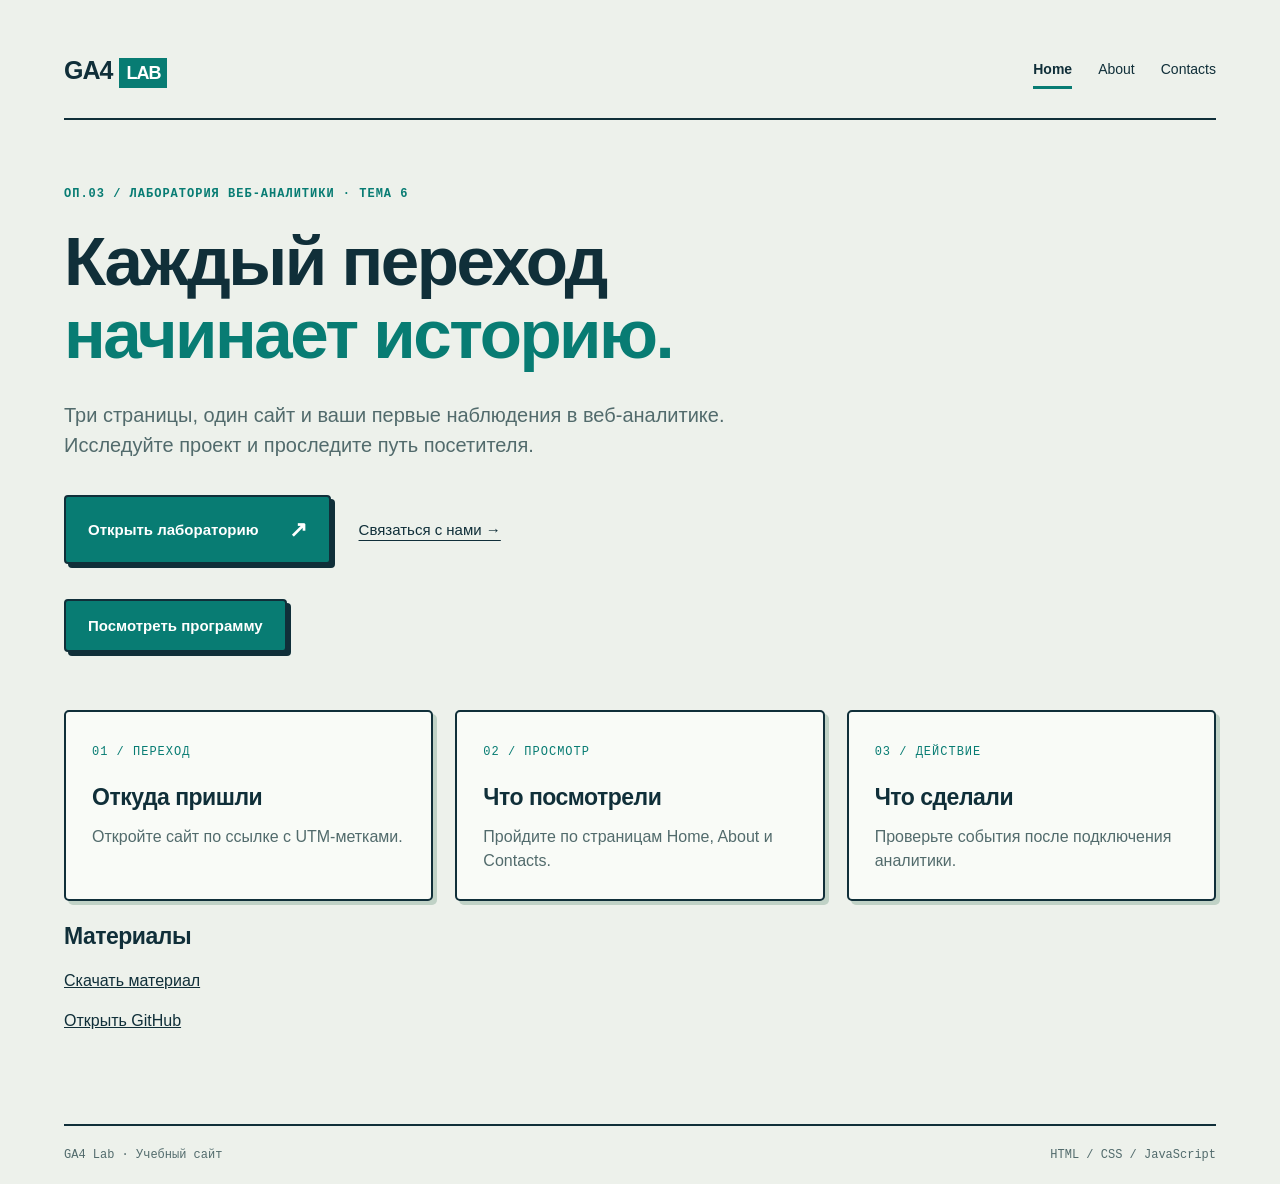
<file: index.html>
<!doctype html>
<html lang="ru">
<head>
<!-- Google tag (gtag.js) -->
  <script async src="https://www.googletagmanager.com/gtag/js?id=G-V7MQPCQHMP"></script>
  <script>
    window.dataLayer = window.dataLayer || [];
    function gtag(){dataLayer.push(arguments);}
    gtag('js', new Date());

    gtag('config', 'G-V7MQPCQHMP');
  </script>

  <!-- На занятии вставьте Google Tag сразу после открывающего head. -->
  <meta charset="utf-8">
  <meta name="viewport" content="width=device-width, initial-scale=1">
  <meta name="description" content="Учебная лаборатория веб-аналитики: страницы, переходы и события.">
  <title>Home — GA4 Lab</title>
  <link rel="stylesheet" href="css/style.css">
  <script src="js/script.js" defer></script>
</head>
<body>
  <header><a class="brand" href="index.html">GA4<span>LAB</span></a><nav aria-label="Основная навигация"><a href="index.html" aria-current="page">Home</a><a href="about.html">About</a><a href="contacts.html">Contacts</a></nav></header>
  <main><p class="eyebrow">ОП.03 / ЛАБОРАТОРИЯ ВЕБ-АНАЛИТИКИ · ТЕМА 6</p><h1>Каждый переход<br><em>начинает историю.</em></h1><p class="lead">Три страницы, один сайт и ваши первые наблюдения в веб-аналитике. Исследуйте проект и проследите путь посетителя.</p>
<div class="actions"><a class="button" href="about.html">Открыть лабораторию <span>↗</span></a><a class="secondary" href="contacts.html">Связаться с нами →</a></div>
<div class="program">
  <button id="program-cta" class="button" type="button">
    Посмотреть программу
  </button>
  <div id="program-preview" hidden>
    <h2>Программа открыта</h2>
    <p>События, параметры, DebugView и ключевые действия.</p>
  </div>
</div>
<section class="cards" aria-label="Что можно изучить"><article><small>01 / ПЕРЕХОД</small><h2>Откуда пришли</h2><p>Откройте сайт по ссылке с UTM-метками.</p></article><article><small>02 / ПРОСМОТР</small><h2>Что посмотрели</h2><p>Пройдите по страницам Home, About и Contacts.</p></article><article><small>03 / ДЕЙСТВИЕ</small><h2>Что сделали</h2><p>Проверьте события после подключения аналитики.</p></article></section>
<section class="materials" aria-label="Материалы">
  <h2>Материалы</h2>
  <p>
    <a href="assets/analytics-guide.pdf" download>
      Скачать материал
    </a>
  </p>
  <p>
    <a href="https://github.com/" target="_blank" rel="noopener noreferrer">
      Открыть GitHub
    </a>
  </p>
</section>
</main>
  <footer><span>GA4 Lab · Учебный сайт</span><span>HTML / CSS / JavaScript</span></footer>
</body>
</html>
</file>
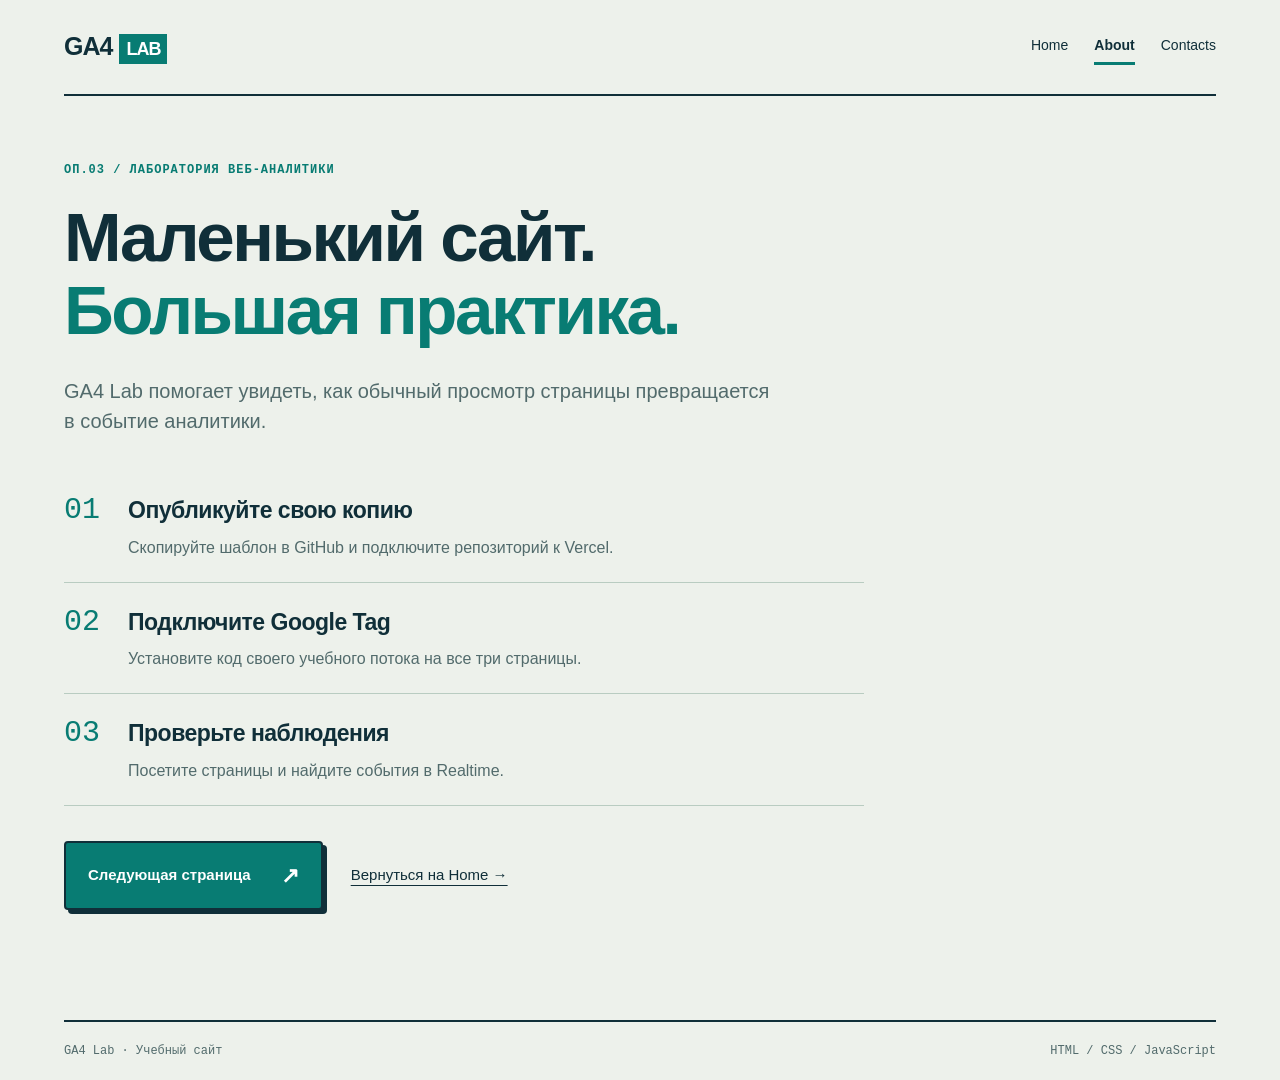
<file: about.html>
<!doctype html>
<html lang="ru">
<head>
<!-- Google tag (gtag.js) -->
  <script async src="https://www.googletagmanager.com/gtag/js?id=G-V7MQPCQHMP"></script>
  <script>
    window.dataLayer = window.dataLayer || [];
    function gtag(){dataLayer.push(arguments);}
    gtag('js', new Date());

    gtag('config', 'G-V7MQPCQHMP');
  </script>
  
  <meta charset="utf-8">
  <meta name="viewport" content="width=device-width, initial-scale=1">
  <meta name="description" content="Учебная лаборатория веб-аналитики: страницы, переходы и события.">
  <title>About — GA4 Lab</title>
  <link rel="stylesheet" href="css/style.css">
  <script src="js/script.js" defer></script>
</head>
<body>
  <header><a class="brand" href="index.html">GA4<span>LAB</span></a><nav aria-label="Основная навигация"><a href="index.html">Home</a><a href="about.html" aria-current="page">About</a><a href="contacts.html">Contacts</a></nav></header>
  <main><p class="eyebrow">ОП.03 / ЛАБОРАТОРИЯ ВЕБ-АНАЛИТИКИ</p><h1>Маленький сайт.<br><em>Большая практика.</em></h1><p class="lead">GA4 Lab помогает увидеть, как обычный просмотр страницы превращается в событие аналитики.</p><section class="steps" aria-label="Этапы практики"><article><b>01</b><div><h2>Опубликуйте свою копию</h2><p>Скопируйте шаблон в GitHub и подключите репозиторий к Vercel.</p></div></article><article><b>02</b><div><h2>Подключите Google Tag</h2><p>Установите код своего учебного потока на все три страницы.</p></div></article><article><b>03</b><div><h2>Проверьте наблюдения</h2><p>Посетите страницы и найдите события в Realtime.</p></div></article></section><div class="actions"><a class="button" href="contacts.html">Следующая страница <span>↗</span></a><a class="secondary" href="index.html">Вернуться на Home →</a></div></main>
  <footer><span>GA4 Lab · Учебный сайт</span><span>HTML / CSS / JavaScript</span></footer>
</body>
</html>
</file>
<file: css/style.css>
:root{--ink:#102f39;--paper:#edf1eb;--accent:#087c73;--line:#b9ccc1;--muted:#526b6c}*{box-sizing:border-box}body{margin:0;background:var(--paper);color:var(--ink);font-family:Arial,Helvetica,sans-serif;line-height:1.5}a{color:inherit}header,main,footer{width:min(1160px,90%);margin:auto}header{display:flex;align-items:center;justify-content:space-between;padding:28px 0;border-bottom:2px solid var(--ink)}.brand{font-size:25px;font-weight:900;text-decoration:none;letter-spacing:-1px}.brand span{background:var(--accent);color:white;padding:5px 7px;margin-left:7px;font-size:18px}nav{display:flex;gap:26px}nav a{text-decoration:none;font-size:14px;padding:6px 0}nav a[aria-current]{border-bottom:3px solid var(--accent);font-weight:bold}main{padding:65px 0 75px;min-height:calc(100vh - 185px)}.eyebrow,small,.tag{font-family:monospace;font-size:12px;letter-spacing:1px}.eyebrow{color:var(--accent);font-weight:bold;margin:0 0 22px}h1{font-size:clamp(38px,5.4vw,72px);line-height:1.07;letter-spacing:-2.5px;margin:0 0 28px;font-weight:800}h1 em{font-style:normal;color:var(--accent)}.lead{font-size:20px;max-width:710px;color:var(--muted);margin-bottom:30px}.actions{display:flex;gap:28px;align-items:center;margin:35px 0}.button{display:inline-flex;justify-content:space-between;gap:30px;align-items:center;background:var(--accent);color:white;border:2px solid var(--ink);padding:16px 22px;border-radius:4px;text-decoration:none;font-size:15px;font-weight:bold;box-shadow:4px 4px 0 var(--ink);cursor:pointer}.button:hover{background:#075f59;transform:translateY(-2px)}.button span{font-size:22px}.secondary{text-underline-offset:5px;font-size:15px}.cards{display:grid;grid-template-columns:repeat(3,1fr);gap:22px;margin-top:58px}.cards article{padding:26px;background:#f9fbf7;border:2px solid var(--ink);border-radius:5px;box-shadow:4px 4px 0 #c0d2c6}.cards small{color:var(--accent)}h2{font-size:23px;letter-spacing:-.5px;margin:18px 0 10px}article p,aside p{color:var(--muted);margin:0}.steps{max-width:800px;margin:35px 0}.steps article{display:flex;gap:28px;padding:22px 0;border-bottom:1px solid var(--line)}.steps article>b{font:30px monospace;color:var(--accent)}.steps h2{margin:0 0 8px}.contact-grid{display:grid;grid-template-columns:1.1fr 1fr;gap:55px;margin-top:35px}form{background:white;border:2px solid var(--ink);border-radius:5px;padding:28px}label{display:block;font-weight:bold;font-size:14px;margin-bottom:8px}input,select{width:100%;padding:13px;font:16px Arial;border:1px solid var(--line);border-radius:3px;background:#f9fbf7;margin-bottom:22px}form small{display:block;color:var(--muted);letter-spacing:0;line-height:1.6}#form-status{color:var(--accent);font-weight:bold}aside{padding:25px 0}.tag{color:var(--accent)}aside h2{font-size:34px;line-height:1.3}aside p{margin-bottom:25px}footer{border-top:2px solid var(--ink);padding:22px 0;display:flex;justify-content:space-between;font:12px monospace;color:var(--muted)}:focus-visible{outline:3px solid #df9509;outline-offset:5px}@media(max-width:700px){header{padding:22px 0}nav{gap:14px}nav a{font-size:12px}main{padding:38px 0}h1{letter-spacing:-1.5px}.lead{font-size:17px}.cards,.contact-grid{grid-template-columns:1fr;gap:20px}.cards{margin-top:38px}.actions{align-items:flex-start;flex-direction:column;gap:22px}footer{gap:12px;flex-wrap:wrap}.contact-grid{gap:10px}}@media(prefers-reduced-motion:no-preference){main{animation:appear .45s ease}.button{transition:background .15s,transform .15s}@keyframes appear{from{opacity:0;transform:translateY(12px)}to{opacity:1;transform:none}}}
</file>
